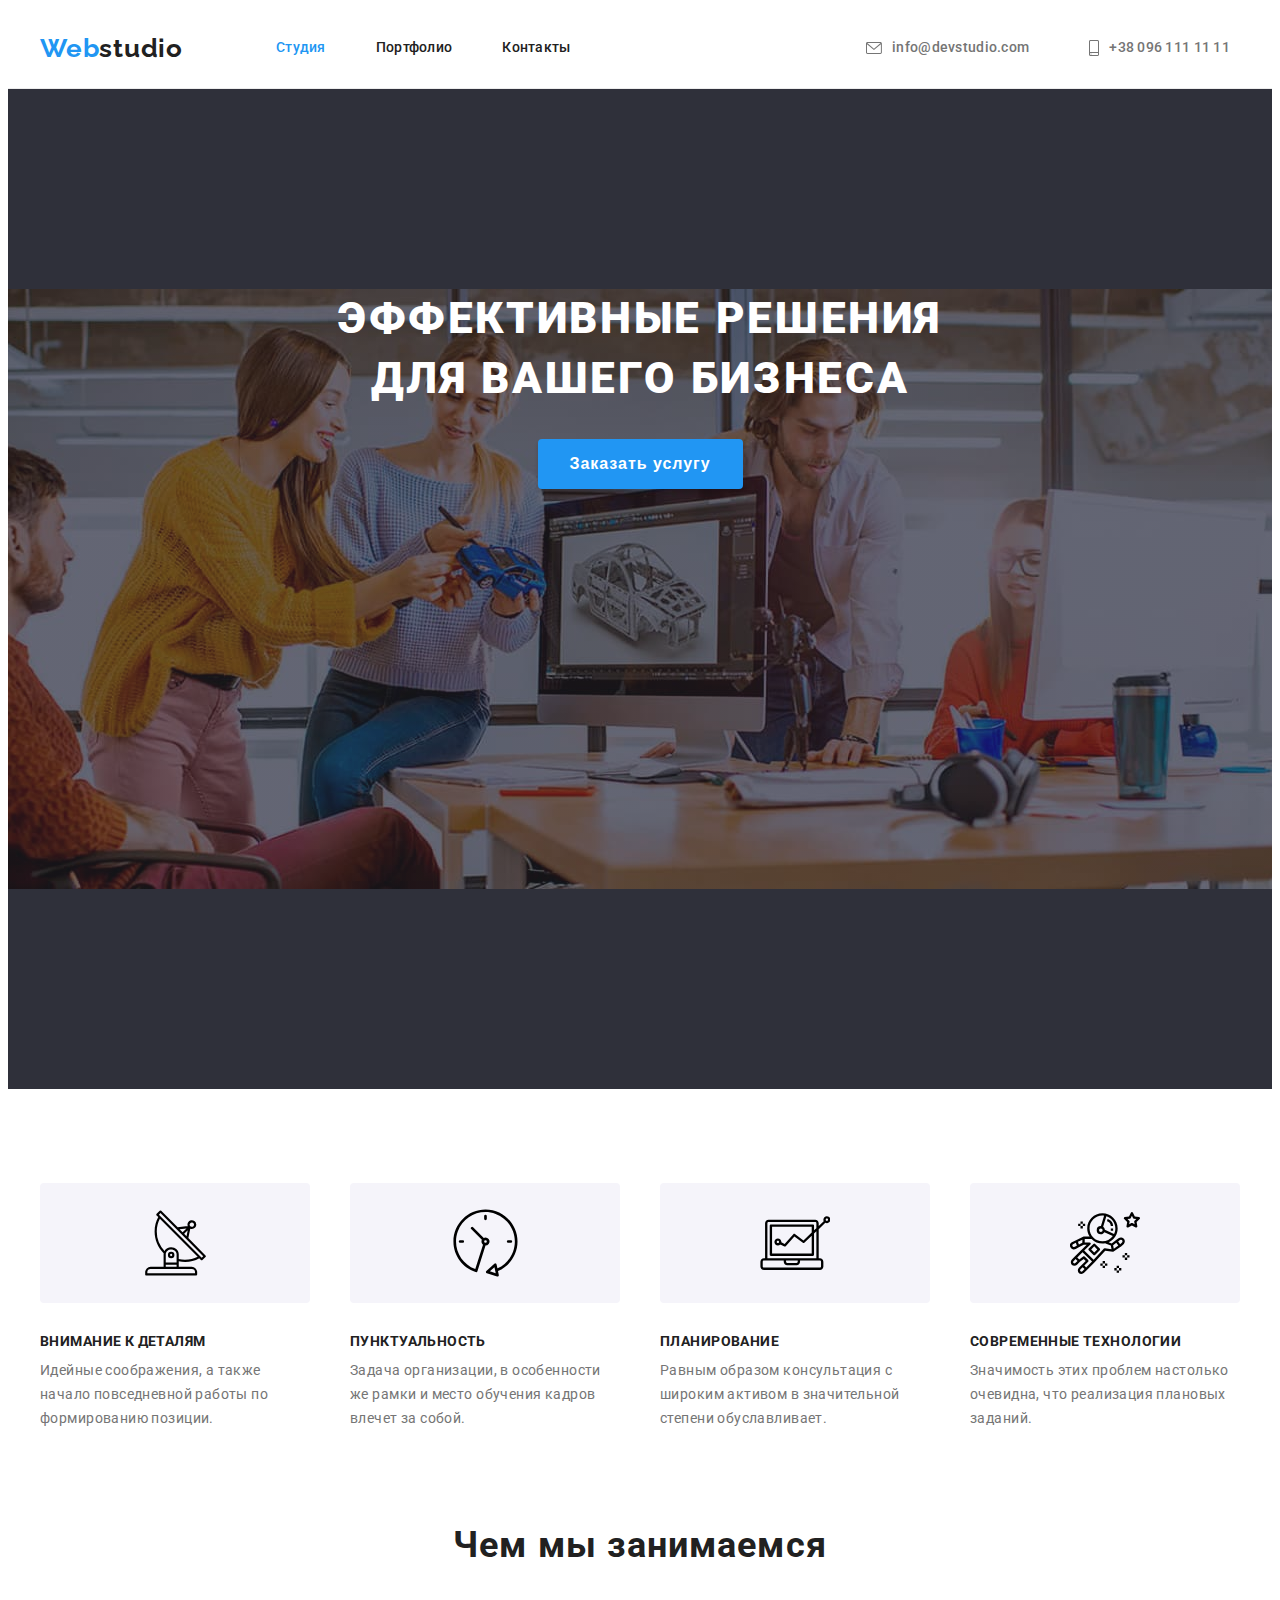
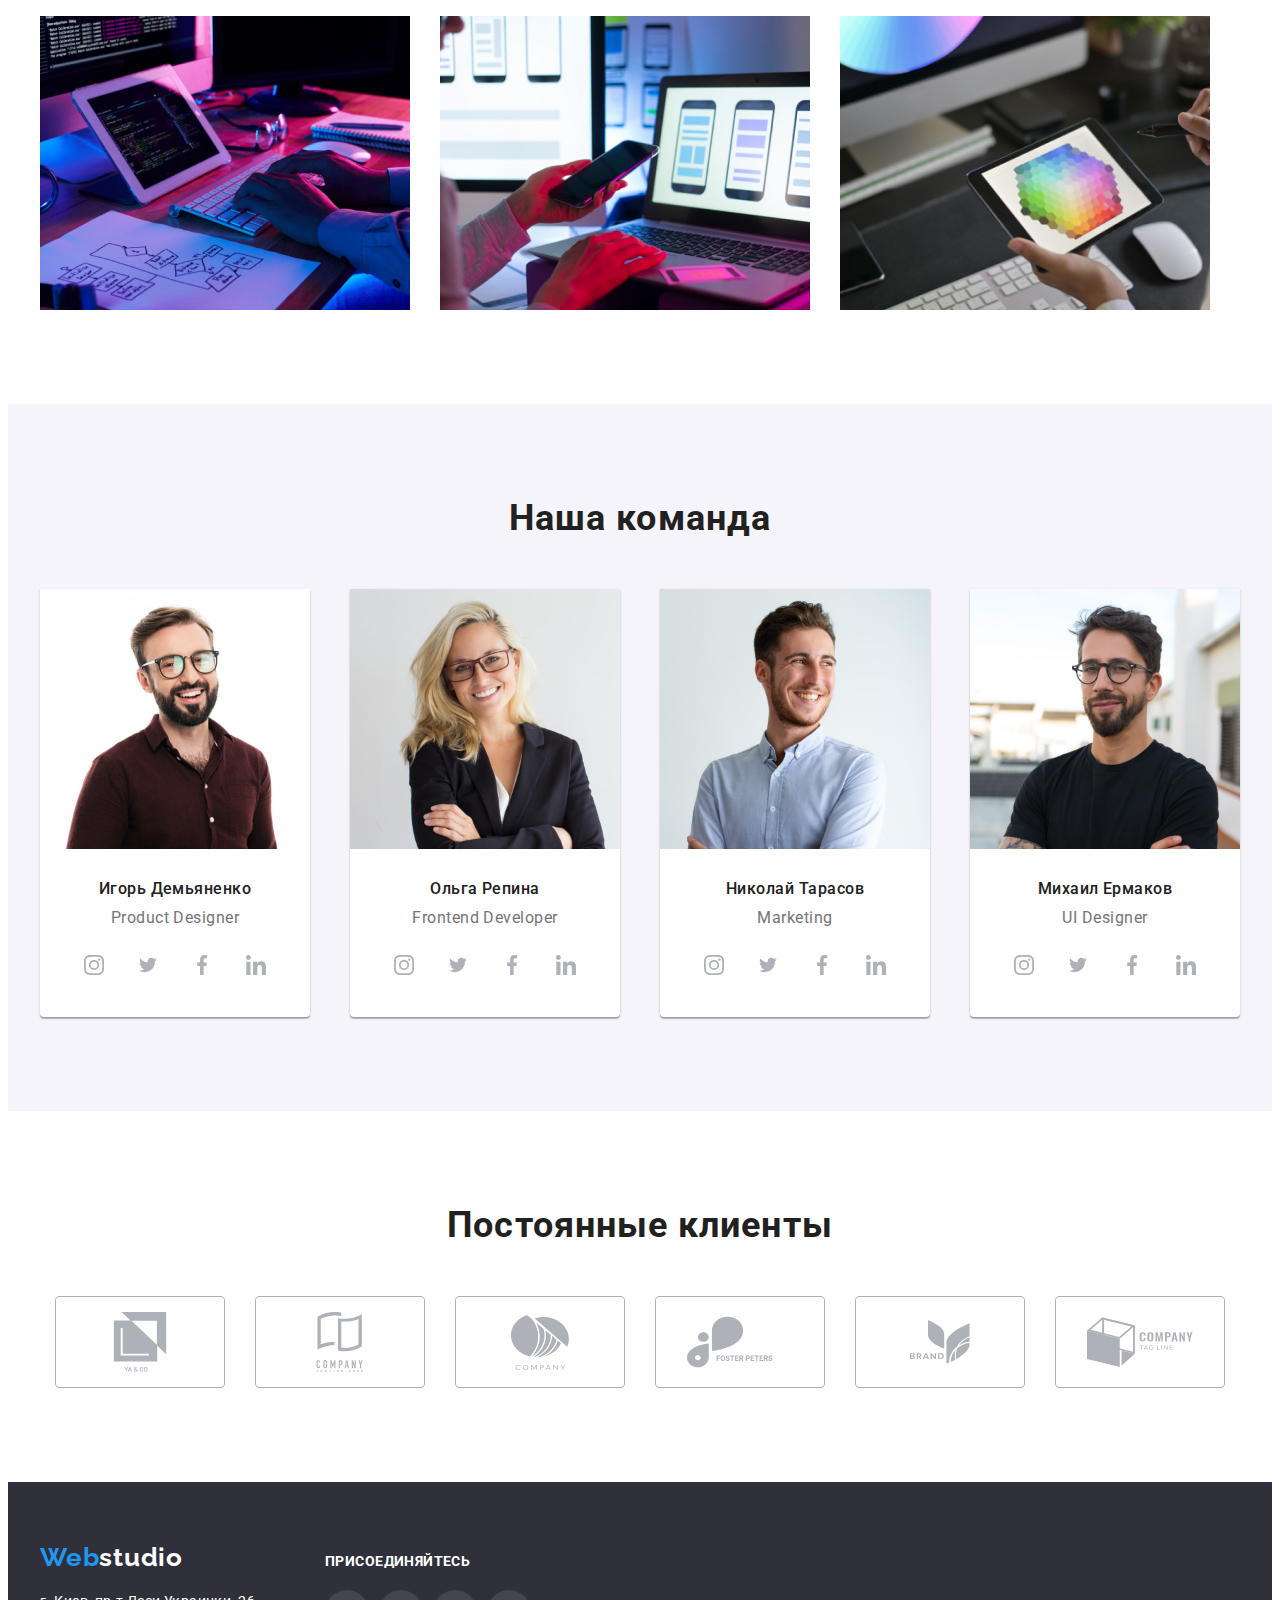
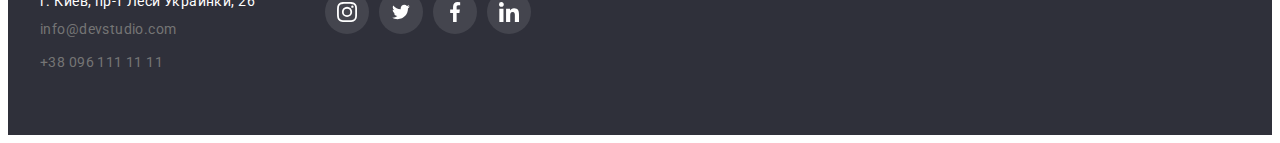
<file: index.html>
<!DOCTYPE html>
<html lang="ru">
<head>
    <meta charset="UTF-8">
    <meta http-equiv="X-UA-Compatible" content="IE=edge">
    <meta name="viewport" content="width=device-width, initial-scale=1.0">
    <title>Studio</title>
    <link rel="stylesheet" href="https://cdnjs.cloudflare.com/ajax/libs/modern-normalize/1.1.0/modern-normalize.min.css" integrity="sha512-wpPYUAdjBVSE4KJnH1VR1HeZfpl1ub8YT/NKx4PuQ5NmX2tKuGu6U/JRp5y+Y8XG2tV+wKQpNHVUX03MfMFn9Q==" crossorigin="anonymous" referrerpolicy="no-referrer" />
    <link rel="preconnect" href="https://fonts.googleapis.com">
    <link rel="preconnect" href="https://fonts.gstatic.com" crossorigin>
    <link href="https://fonts.googleapis.com/css2?family=Raleway:wght@700&family=Roboto:wght@400;500;700;900&display=swap"
        rel="stylesheet">
    <link rel="stylesheet" href="./css/styles.css">
</head>
<body class="body">
    <header class="header">
        <div class="container">
            <nav class="navigation">
                <a href="#Webstudio" class="web"><span style="color: #2196F3;">Web</span>studio</a>
                <ul class="link-nav">
                    <li class="item-link"><a href="./index.html" class="link" style="color: #2196F3">Студия</a></li>
                    <li class="item-link"><a href="./portfolio.html" class="link">Портфолио</a></li>
                    <li class="item-link"><a href="#"  class="link">Контакты</a></li>
                </ul>
                <ul class="link-address-nav">
                    <li class="item-link">

                        <a href="mailto:info@devstudio.com" class="link-mail">
                            <svg class="envelope-icon" width="16" height="12"><use href="./images/icon.svg#icon-envelope"></use></svg>
                            info@devstudio.com</a>
                    </li>
                    <li class="item-link">
                        <a href="tel:+380961111111" class="link-tel"><svg class="icon-smartphone" width="10" height="16">
                            <use href="./images/icon.svg#icon-smartphone"></use></svg>
                            +38 096 111 11 11</a>
                    </li>
                </ul>
            </nav>  
        </div>
    </header>
    <main>
        <section id="Webstudio" class="section-hero hero-img">
            <div class="container">
                    <h1 class="title">Эффективные решения для вашего бизнеса</h1>
                    <button type="button" name="order-service" class="button-order-service">Заказать услугу</button>
            </div>
        </section>
        <section class="features">
            <div class="container">
                <ul class="skills">
                    <li class="skills-item">
                        <div class="skills-icon">
                            <svg width="65" height="70">
                                <use href="./images/icon.svg#icon-antenna"></use>
                            </svg>
                        </div>
                        <h3 class="article-skills">Внимание к деталям</h3>
                        <p class="skills-text">Идейные соображения, а также начало повседневной работы по формированию позиции.</p>
                    </li>
                    <li class="skills-item">
                        <div class="skills-icon">
                            <svg width="67" height="70">
                                <use href="./images/icon.svg#icon-clock"></use>
                            </svg>
                        </div>
                        <h3 class="article-skills">Пунктуальность</h3>
                        <p class="skills-text">Задача организации, в особенности же рамки и место обучения кадров влечет за собой.</p>
                    </li>
                    <li class="skills-item">
                        <div class="skills-icon">
                            <svg width="70" height="54">
                                <use href="./images/icon.svg#icon-diagram"></use>
                            </svg>
                        </div>
                        <h3 class="article-skills">Планирование</h3>
                        <p class="skills-text">Равным образом консультация с широким активом в значительной степени обуславливает.</p>
                    </li>
                    <li class="skills-item">
                        <div class="skills-icon">
                            <svg width="70" height="70">
                                <use href="./images/icon.svg#icon-astronaut"></use>
                            </svg>
                        </div>
                        <h3 class="article-skills">Современные технологии</h3>
                        <p class="skills-text">Значимость этих проблем настолько очевидна, что реализация плановых заданий.</p>
                    </li>
                </ul>
            </div>
        </section>
        <section class="work">
            <div class="container">
                <h2 class="article-work">Чем мы занимаемся</h2>
                <ul class="work-img">
                    <li class="article-img"><img src="./images/img.jpg" alt="Html" width="370"></li>
                    <li class="article-img"><img src="./images/img2.jpg" alt="Css" width="370"></li>
                    <li class="article-img"><img src="./images/img3.jpg" alt="Java" width="370"></li>
                </ul>
            </div>
        </section>
        <section class="team">
            <div class="container">
                <h2 class="article-team">Наша команда</h2>
                <ul class="team-img">
                    <li class="title-img"><img src="./images/igor.jpg" alt="igor" width="270">
                        <h3 class="article-name">Игорь Демьяненко</h3>
                        <p class="article-paragraph">Product Designer</p>
                        <ul class="socials-list">
                            <li class="social-item">
                                <a class="social-link" href="#" aria-label="instagram">
                                    <svg width="20" height="20">
                                        <use href="./images/icon.svg#icon-instagram"></use>
                                    </svg>
                                </a>
                            </li>
                            <li class="social-item">
                                <a class="social-link" href="#" aria-label="twitter">
                                    <svg width="20" height="16">
                                        <use href="./images/icon.svg#icon-twitter"></use>
                                    </svg>
                                </a>
                            </li>
                            <li class="social-item">
                                <a class="social-link" href="#" aria-label="facebook">
                                    <svg width="20" height="20">
                                        <use href="./images/icon.svg#icon-facebook"></use>
                                    </svg>
                                </a>
                            </li>
                            <li class="social-item">
                                <a class="social-link" href="#" aria-label="linkedin">
                                    <svg width="20" height="20">
                                        <use href="./images/icon.svg#icon-linkedin"></use>
                                    </svg>
                                </a>
                            </li>
                        </ul>
                    <li class="title-img"><img src="./images/olja.jpg" alt="olja" width="270">
                        <h3 class="article-name">Ольга Репина</h3>
                        <p class="article-paragraph">Frontend Developer</p>
                        <ul class="socials-list">
                            <li class="social-item">
                                <a class="social-link" href="#" aria-label="instagram">
                                    <svg class="social-icon" width="20" height="20">
                                        <use href="./images/icon.svg#icon-instagram"></use>
                                    </svg>
                                </a>
                            </li>
                            <li class="social-item">
                                <a class="social-link" href="#" aria-label="twitter">
                                    <svg class="social-icon" width="20" height="16">
                                        <use href="./images/icon.svg#icon-twitter"></use>
                                    </svg>
                                </a>
                            </li>
                            <li class="social-item">
                                <a class="social-link" href="#" aria-label="facebook">
                                    <svg class="social-icon" width="20" height="20">
                                        <use href="./images/icon.svg#icon-facebook"></use>
                                    </svg>
                                </a>
                            </li>
                            <li class="social-item">
                                <a class="social-link" href="#" aria-label="linkedin">
                                    <svg class="social-icon" width="20" height="20">
                                        <use href="./images/icon.svg#icon-linkedin"></use>
                                    </svg>
                                </a>
                            </li>
                        </ul>
                    </li>
                    <li class="title-img"><img src="./images/nike.jpg" alt="nike" width="270">
                        <h3 class="article-name">Николай Тарасов</h3>
                        <p class="article-paragraph">Marketing</p>
                        <ul class="socials-list">
                            <li class="social-item">
                                <a class="social-link" href="#" aria-label="instagram">
                                    <svg class="social-icon" width="20" height="20">
                                        <use href="./images/icon.svg#icon-instagram"></use>
                                    </svg>
                                </a>
                            </li>
                            <li class="social-item">
                                <a class="social-link" href="#" aria-label="twitter">
                                    <svg class="social-icon" width="20" height="16">
                                        <use href="./images/icon.svg#icon-twitter"></use>
                                    </svg>
                                </a>
                            </li>
                            <li class="social-item">
                                <a class="social-link" href="#" aria-label="facebook">
                                    <svg class="social-icon" width="20" height="20">
                                        <use href="./images/icon.svg#icon-facebook"></use>
                                    </svg>
                                </a>
                            </li>
                            <li class="social-item">
                                <a class="social-link" href="#" aria-label="linkedin">
                                    <svg class="social-icon" width="20" height="20">
                                        <use href="./images/icon.svg#icon-linkedin"></use>
                                    </svg>
                                </a>
                            </li>
                        </ul>
                    </li>
                    <li class="title-img"><img src="./images/mike.jpg" alt="mike" width="270">
                        <h3 class="article-name">Михаил Ермаков</h3>
                        <p class="article-paragraph">UI Designer</p>
                        <ul class="socials-list">
                            <li class="social-item">
                                <a class="social-link" href="#" aria-label="instagram">
                                    <svg class="social-icon" width="20" height="20">
                                        <use href="./images/icon.svg#icon-instagram"></use>
                                    </svg>
                                </a>
                            </li>
                            <li class="social-item">
                                <a class="social-link" href="#" aria-label="twitter">
                                    <svg class="social-icon" width="20" height="16">
                                        <use href="./images/icon.svg#icon-twitter"></use>
                                    </svg>
                                </a>
                            </li>
                            <li class="social-item">
                                <a class="social-link" href="#" aria-label="facebook">
                                    <svg class="social-icon" width="20" height="20">
                                        <use href="./images/icon.svg#icon-facebook"></use>
                                    </svg>
                                </a>
                            </li>
                            <li class="social-item">
                                <a class="social-link" href="#" aria-label="linkedin">
                                    <svg class="social-icon" width="20" height="20">
                                        <use href="./images/icon.svg#icon-linkedin"></use>
                                    </svg>
                                </a>
                            </li>
                        </ul>
                    </li>
                </ul>
            </div>
        </section>
        <section class="customers">
            <div class="container">
                <h2 class="article-customers">Постоянные клиенты</h2>
                <ul class="article-company">
                    <li class="company-box">
                        <a class="icon-union" href="#">
                            <svg width="106" height="60">
                                <use href="./images/icon.svg#icon-union-a"></use>
                            </svg>
                        </a>
                    </li>
                    <li class="company-box">
                        <a class="icon-union" href="#">
                            <svg width="106" height="60">
                                <use href="./images/icon.svg#icon-union-b"></use>
                            </svg>
                        </a>
                    </li>
                    <li class="company-box">
                        <a class="icon-union" href="#">
                            <svg width="106" height="60">
                                <use href="./images/icon.svg#icon-union-c"></use>
                            </svg>
                        </a>
                    </li>
                    <li class="company-box">
                        <a class="icon-union" href="#">
                            <svg width="106" height="60">
                                <use href="./images/icon.svg#icon-union-d"></use>
                            </svg>
                        </a>
                    </li>
                    <li class="company-box">
                        <a class="icon-union" href="#">
                            <svg width="106" height="60">
                                <use href="./images/icon.svg#icon-union-e"></use>
                            </svg>
                        </a>
                    </li>
                    <li class="company-box">
                        <a class="icon-union" href="#">
                            <svg width="106" height="60">
                                <use href="./images/icon.svg#icon-union-f"></use>
                            </svg>
                        </a>
                    </li>
                </ul>
            </div>
        </section>
    </main>
    <footer class="footer">
        <div class="container box-footer">
            <div class="box-address">
                <a href="/index.html" class="web-footer"><span style="color: #2196F3;">Web</span>studio</a>
                <address>
                    <ul>
                        <li class="footer-item"><p class="footer-address">г. Киев, пр-т Леси Украинки, 26</p></li>
                        <li class="footer-item"><a class="footer-link-mail" href="mailto:info@devstudio.com">info@devstudio.com</a></li>
                        <li class="footer-item"><a class="footer-link-tel" href="tel:+380961111111">+38 096 111 11 11</a></li>
                    </ul>
                </address>
            </div>
            <div class="socials-box-footer">
                <p class="socials-name-footer">Присоединяйтесь</p>
                <ul class="socials-list-footer">
                    <li class="social-item">
                        <a class="social-link-footer" href="#" aria-label="instagram">
                            <svg class="social-icon-footer" width="20" height="20">
                                <use href="./images/icon.svg#icon-instagram"></use>
                            </svg>
                        </a>
                    </li>
                    <li class="social-item">
                        <a class="social-link-footer" href="#" aria-label="twitter">
                            <svg class="social-icon-footer" width="20" height="16">
                                <use href="./images/icon.svg#icon-twitter"></use>
                            </svg>
                        </a>
                    </li>
                    <li class="social-item">
                        <a class="social-link-footer" href="#" aria-label="facebook">
                            <svg class="social-icon-footer" width="20" height="20">
                                <use href="./images/icon.svg#icon-facebook"></use>
                            </svg>
                        </a>
                    </li>
                    <li class="social-item">
                        <a class="social-link-footer" href="#" aria-label="linkedin">
                            <svg class="social-icon-footer" width="20" height="20">
                                <use href="./images/icon.svg#icon-linkedin"></use>
                            </svg>
                        </a>
                    </li>
                </ul>
            </div>
        </div>
    </footer> 
</body>
</html>
</file>
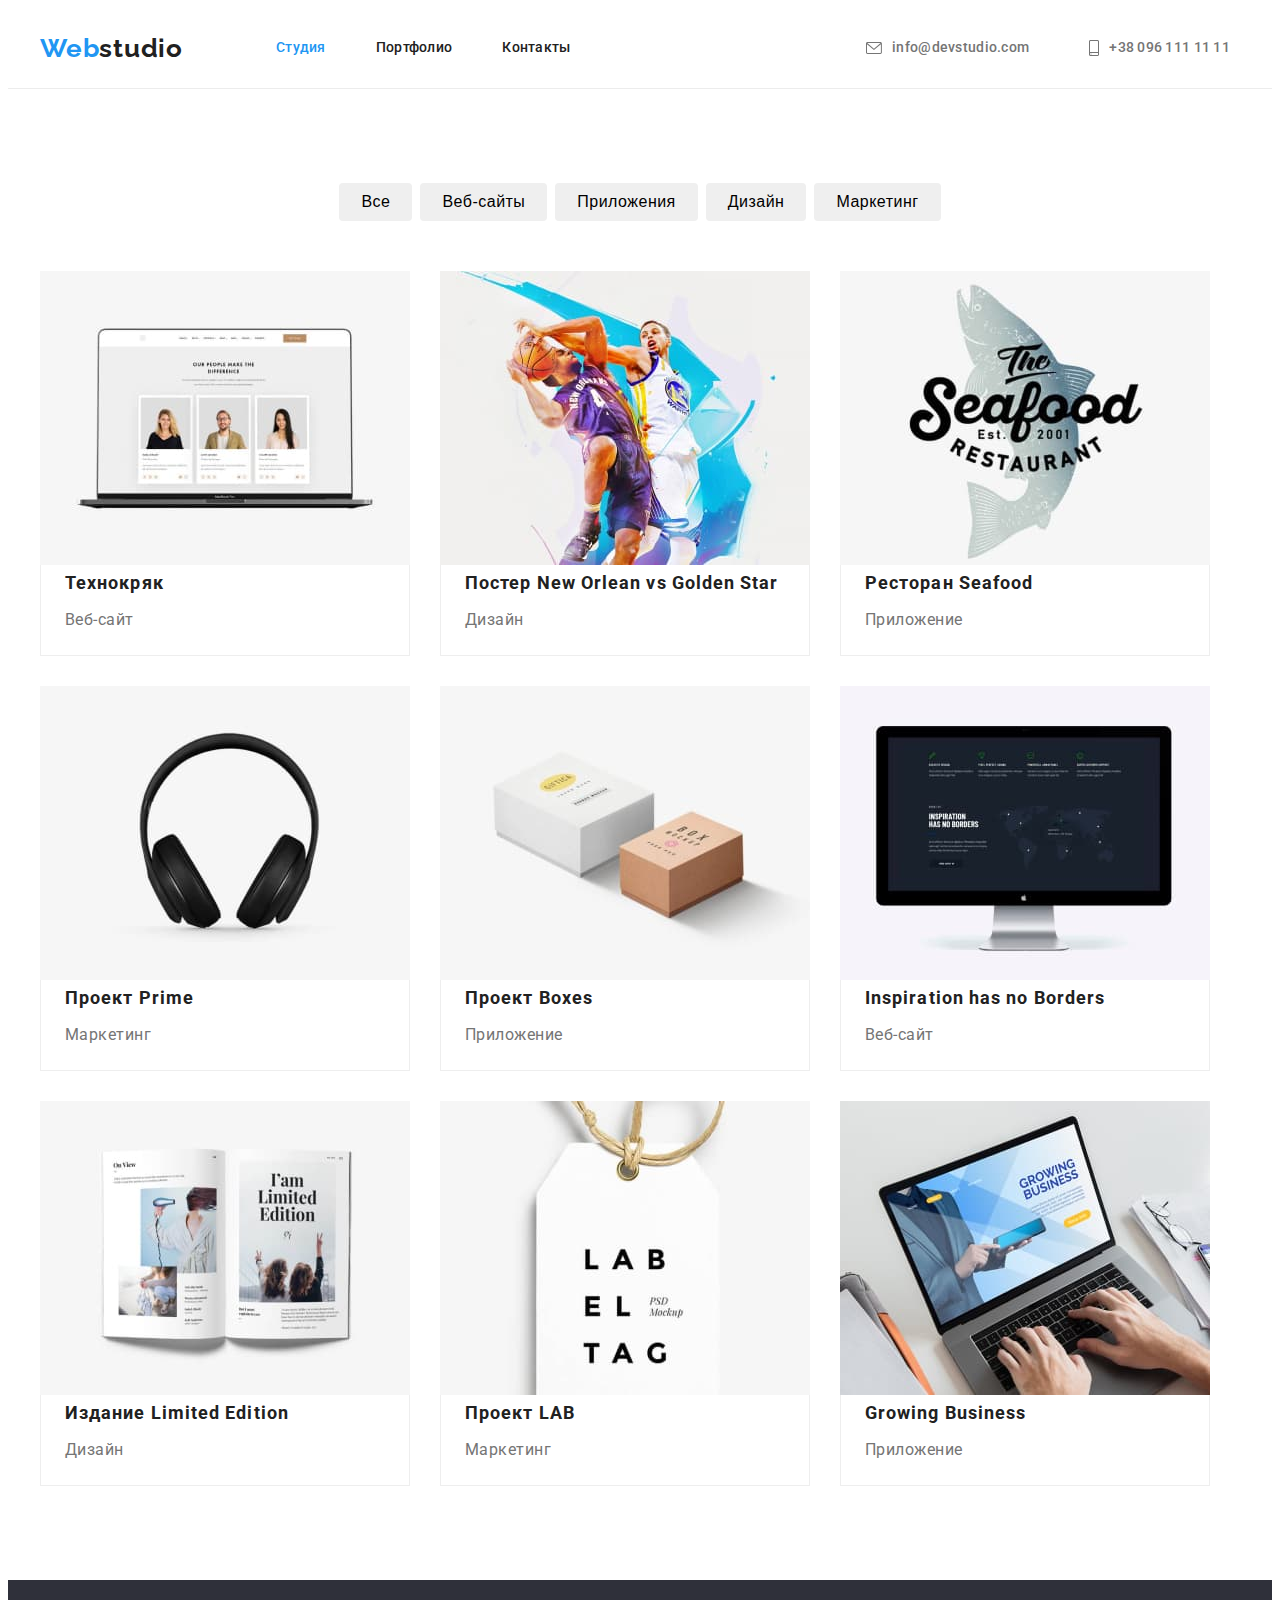
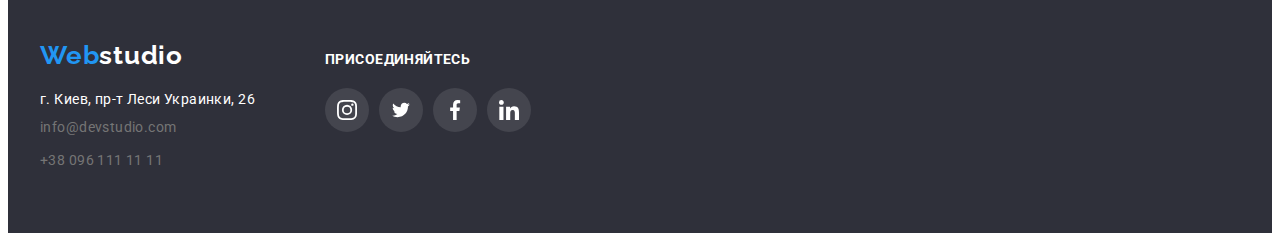
<file: portfolio.html>
<!DOCTYPE html>
<html lang="ru">
<head>
    <meta charset="UTF-8">
    <meta http-equiv="X-UA-Compatible" content="IE=edge">
    <meta name="viewport" content="width=device-width, initial-scale=1.0">
    <title>Document</title>
    <link rel="stylesheet" href="https://cdnjs.cloudflare.com/ajax/libs/modern-normalize/1.1.0/modern-normalize.min.css" integrity="sha512-wpPYUAdjBVSE4KJnH1VR1HeZfpl1ub8YT/NKx4PuQ5NmX2tKuGu6U/JRp5y+Y8XG2tV+wKQpNHVUX03MfMFn9Q==" crossorigin="anonymous" referrerpolicy="no-referrer" />
    <link rel="preconnect" href="https://fonts.googleapis.com">
    <link rel="preconnect" href="https://fonts.gstatic.com" crossorigin>
    <link href="https://fonts.googleapis.com/css2?family=Raleway:wght@700&family=Roboto:wght@400;500;700;900&display=swap"
        rel="stylesheet">
    <link rel="stylesheet" href="./css/styles.css">
</head>
<body class="body">
    <header class="header">
        <div class="container">
            <nav class="navigation">
                <a href="#Webstudio" class="web"><span style="color: #2196F3;">Web</span>studio</a>
                <ul class="link-nav">
                    <li class="item-link"><a href="./index.html" class="link" style="color: #2196F3">Студия</a></li>
                    <li class="item-link"><a href="./portfolio.html" class="link">Портфолио</a></li>
                    <li class="item-link"><a href="#"  class="link">Контакты</a></li>
                </ul>
                <ul class="link-address-nav">
                    <li class="item-link">

                        <a href="mailto:info@devstudio.com" class="link-mail">
                            <svg class="envelope-icon" width="16" height="12"><use href="./images/icon.svg#icon-envelope"></use></svg>
                            info@devstudio.com</a>
                    </li>
                    <li class="item-link">
                        <a href="tel:+380961111111" class="link-tel"><svg class="icon-smartphone" width="10" height="16">
                            <use href="./images/icon.svg#icon-smartphone"></use></svg>
                            +38 096 111 11 11</a>
                    </li>
                </ul>
            </nav>  
        </div>
    </header>
    <main>
        <section class="project">
            <div class="container">
                <ul class="app-button">
                    <li class="button"><button type="button" name="all" class="button-project">Все</button></li>
                    <li class="button"><button type="button" name="website" class="button-project">Веб-сайты</button></li>
                    <li class="button"><button type="button" name="app" class="button-project">Приложения</button></li>
                    <li class="button"><button type="button" name="design" class="button-project">Дизайн</button></li>
                    <li class="button"><button type="button" name="marketing" class="button-project">Маркетинг</button></li>
                </ul>
                <ul class="app-item">
                    <li class="article-app">
                        <a href="#" class="app-hover">
                            <img src="./images/notebook.jpg" alt="notebook" width="370">
                            <div class="app-box">
                                <h2 class="article-post">Технокряк</h2>
                                <p class="article-decoding">Веб-сайт</p>
                            </div>   
                        </a>
                    </li>
                    <li class="article-app">
                        <a href="#" class="app-hover">
                            <img src="./images/basketball.jpg" alt="basketball" width="370">
                            <div class="app-box">
                                <h2 class="article-post">Постер New Orlean vs Golden Star</h2>
                                <p class="article-decoding">Дизайн</p>
                            </div>
                        </a>
                    </li>
                    <li class="article-app">
                        <a href="#" class="app-hover">
                            <img src="./images/restaurant.jpg" alt="restaurant" width="370">
                            <div class="app-box">
                                <h2 class="article-post">Ресторан Seafood</h2>
                                <p class="article-decoding">Приложение</p>
                            </div>
                        </a>
                    </li>
                    <li class="article-app">
                        <a href="#" class="app-hover">
                            <img src="./images/headphones.jpg" alt="headphones" width="370">
                            <div class="app-box">
                                <h2 class="article-post">Проект Prime</h2>
                                <p class="article-decoding">Маркетинг</p>
                            </div>
                        </a>
                    </li>
                    <li class="article-app">
                        <a href="#" class="app-hover">
                            <img src="./images/boxes.jpg" alt="boxes" width="370">
                            <div class="app-box">
                                <h2 class="article-post">Проект Boxes</h2>
                                <p class="article-decoding">Приложение</p>
                            </div>
                        </a>
                    </li>
                    <li class="article-app">
                        <a href="#" class="app-hover">
                            <img src="./images/monitor.jpg" alt="monitor" width="370">
                            <div class="app-box">
                                <h2 class="article-post">Inspiration has no Borders</h2>
                                <p class="article-decoding">Веб-сайт</p>
                            </div>
                        </a>
                    </li>
                    <li class="article-app">
                        <a href="#" class="app-hover">
                            <img src="./images/journal.jpg" alt="journal" width="370">
                            <div class="app-box">
                                <h2 class="article-post">Издание Limited Edition</h2>
                                <p class="article-decoding">Дизайн</p>
                            </div>
                        </a>
                    </li>
                    <li class="article-app">
                        <a href="#" class="app-hover">
                            <img src="./images/label.jpg" alt="label" width="370">
                            <div class="app-box">
                                <h2 class="article-post">Проект LAB</h2>
                                <p class="article-decoding">Маркетинг</p>
                            </div>
                        </a>
                    </li>
                    <li class="article-app">
                        <a href="#" class="app-hover">
                            <img src="./images/growing.jpg" alt="growing" width="370">
                            <div class="app-box">
                                <h2 class="article-post">Growing Business</h2>
                                <p class="article-decoding">Приложение</p>
                            </div>
                        </a>
                    </li>
                </ul>
            </div>
        </section>
    </main>
    <footer class="footer">
        <div class="container box-footer">
            <div class="box-address">
                <a href="/index.html" class="web-footer"><span style="color: #2196F3;">Web</span>studio</a>
                <address>
                    <ul>
                        <li class="footer-item"><p class="footer-address">г. Киев, пр-т Леси Украинки, 26</p></li>
                        <li class="footer-item"><a class="footer-link-mail" href="mailto:info@devstudio.com">info@devstudio.com</a></li>
                        <li class="footer-item"><a class="footer-link-tel" href="tel:+380961111111">+38 096 111 11 11</a></li>
                    </ul>
                </address>
            </div>
            <div class="socials-box-footer">
                <p class="socials-name-footer">Присоединяйтесь</p>
                <ul class="socials-list-footer">
                    <li class="social-item">
                        <a class="social-link-footer" href="#" aria-label="instagram">
                            <svg class="social-icon-footer" width="20" height="20">
                                <use href="./images/icon.svg#icon-instagram"></use>
                            </svg>
                        </a>
                    </li>
                    <li class="social-item">
                        <a class="social-link-footer" href="#" aria-label="twitter">
                            <svg class="social-icon-footer" width="20" height="16">
                                <use href="./images/icon.svg#icon-twitter"></use>
                            </svg>
                        </a>
                    </li>
                    <li class="social-item">
                        <a class="social-link-footer" href="#" aria-label="facebook">
                            <svg class="social-icon-footer" width="20" height="20">
                                <use href="./images/icon.svg#icon-facebook"></use>
                            </svg>
                        </a>
                    </li>
                    <li class="social-item">
                        <a class="social-link-footer" href="#" aria-label="linkedin">
                            <svg class="social-icon-footer" width="20" height="20">
                                <use href="./images/icon.svg#icon-linkedin"></use>
                            </svg>
                        </a>
                    </li>
                </ul>
            </div>
        </div>
    </footer> 
</body>
</html>
</file>
<file: css/styles.css>
:root {
    --background-color-accent: #2F303A;
    --background-color-grey: #e5e5e5;
    --background-color-white: #ffffff;
    --background-color-light-greу: #F5F4FA;
    --background-color-blue: #2196F3;
    --background-color-social: #afb1b8;

    --color-accent: #212121;
    --color-accent-two: #ffffff;
    --color-accent-three: #757575;
    --color-accent-four: #2196F3;
    --color-accent-five: #afb1b8;

}

body {
    font-family:'Roboto', sans-serif;
    font-size: 14px; letter-spacing: 0.03em;
    color: var(--color-accent);
}

a, p, h1, h2, h3, ul, li {
    text-decoration: none;
    list-style-type: none;
    font-style: normal;
    padding: 0;
    margin: 0;
}

img {
    display: block;
    max-width: 100%;
    height: auto;
}

.container {
    width: 1200px;
    padding-left: 15px;
    padding-right: 15px;
    margin-left: auto;
    margin-right: auto;
}

.header {
    background-color: var(--background-color-white);
    border-bottom: 1px solid #ECECEC;
}

.title {
    color: var(--color-accent-two);
    font-weight: 900;
    font-size: 44px;
    line-height: 1.36;
    letter-spacing: 0.06em;
    text-transform: uppercase;

    width: 696px;
    margin-right: auto;
    margin-left: auto;
    margin-top: 0;
    margin-bottom: 30px;
}

.project {
    background-color: var(--background-color-white); 
    padding-top: 94px;
    padding-bottom: 94px;
}


.section-hero {
    background-color: var(--background-color-accent);
    color: var(--color-accent-two);
    text-align: center;
    padding-top: 200px;
    padding-bottom: 200px;
    
}

.hero-img {
    height: 600px;
    background-repeat: no-repeat;
    background-position: center;
    background-image:linear-gradient(rgb(47 48 58 / 40%), rgb(47 48 58 / 40%)),
        url(../images/hero-img.jpg);
    max-width: 1600px;
    margin: 0 auto;
}



.features {
    background-color: var(--background-color-white);
    padding-top: 94px;
    padding-bottom: 94px;
}

.work {
    background-color: var(--background-color-white);
    padding-top: 0;
    padding-bottom: 94px;
}

.skills {
    display: flex;
    justify-content: space-between;
}

.skills-item {
    width: 270px;
}

.skills-icon {
    display: flex;
    justify-content: center;
    align-items: center;

    margin-bottom: 30px;

    width: 270px;
    height: 120px;

    background-color: var(--background-color-light-greу);
    border-radius: 4px;
}

.article-skills {
    font-weight: 700;
    font-size: 14px;
    line-height: 1.17;
    letter-spacing: 0.03em;
    text-transform: uppercase;
    margin-bottom: 10px;
}

.skills-text {
    color: var(--color-accent-three);
    font-size: 14px;
    line-height: 1.71;
    letter-spacing: 0.03em;
}

.article-work, .article-team, .article-customers {
    font-weight: 700;
    font-size: 36px;
    line-height: 1.14;
    letter-spacing: 0.03em;
    margin-top: 0;
    margin-bottom: 50px;
    text-align: center;
}

.work-img {
    display: flex;
}

.article-img {
    margin-right: 30px;
}

.article-img:last-child {
    margin-right: 0;
}

.team-img {
    display: flex;
    justify-content: space-between;
}

.title-img {
    background-color: var(--background-color-white);
    box-shadow: 0px 1px 3px rgba(0, 0, 0, 0.12), 0px 1px 1px rgba(0, 0, 0, 0.14), 0px 2px 1px rgba(0, 0, 0, 0.2);
    border-radius: 0px 0px 4px 4px;
}

.customers {
    padding: 94px 0;
}



.article-company {
    display: flex;
    justify-content: center;
}

.company-box {
    margin-right: 30px;
    border-color: var(--background-color-white);
    box-sizing: border-box;
    border: 1px solid;
    border-radius: 4px;
    color: var(--color-accent-five);
    width: 170px;
    height: 92px;
}

.company-box:last-child {
    margin-right: 0;
}

.company-box:hover{

    color: var(--color-accent-four);
}

.icon-union {
    fill: var(--color-accent-five);
    width: 100%;
    height: 100%;
    display: flex;
    justify-content: center;
    align-items: center;
}

.icon-union:hover {
    fill: var(--color-accent-four);
}

.article-name {
    font-weight: 500;
    font-size: 16px;
    line-height: 1.19;
    letter-spacing: 0.03em;
    margin-top: 30px;
    margin-bottom: 0;
    text-align: center;
}

.article-paragraph {
    color: var(--color-accent-three);
    font-size: 16px;
    line-height: 1.19;
    letter-spacing: 0.03em;
    margin-top: 10px;
    margin-bottom: 16px;
    text-align: center;
}

.app-button {
    display: flex;
    justify-content: center;
    margin-bottom: 50px
}

.app-button .button:not(:last-child) {
    margin-right: 8px;
}

.app-item {
    display: flex;
    flex-wrap: wrap;
}

.article-app {
    background-color: var(--background-color-white);
    width: 370px;
    margin-right: 30px;
    margin-bottom: 30px;
}

.article-app:nth-child(3n) {
    margin-right: 0;
}

.article-app:nth-last-child(-n+3) {
    margin-bottom: 0;
}

.app-box {
    padding: 0 24px 20px;
    border-right: 1px solid #EEEEEE;
    border-left: 1px solid #EEEEEE;
    border-bottom: 1px solid #EEEEEE;
}

.app-hover:hover {
    box-shadow: 0px 1px 1px rgba(0, 0, 0, 0.12),
    0px 4px 4px rgba(0, 0, 0, 0.06),
    1px 4px 6px rgba(0, 0, 0, 0.16);
    display: block;
}

.article-post {
    font-weight: 700;
    font-size: 18px;
    line-height: 2;
    letter-spacing: 0.06em;
    margin-bottom: 4px;
    color: var(--color-accent);
}

.article-decoding {
    color: var(--color-accent-three);
    font-size: 16px;
    line-height: 1.88;
    letter-spacing: 0.03em;
}

.team {
    background-color: var(--background-color-light-greу);
    padding-top: 94px;
    padding-bottom: 94px;
}

.socials-list {
    display: flex;
    width: fit-content;
    margin-bottom: 30px;
    margin-left: 32px;
}

.social-link {
    fill: var(--background-color-social);
    width: 44px;
    height: 44px;
    display: flex;
    justify-content: center;
    align-items: center;
    border-radius: 50%;
    margin-right: 10px;
}

.social-link:hover {
    fill: var(--background-color-white);
    background-color: var(--background-color-blue);
}

.navigation {
    display: flex;
    align-items: center;
}

.link-nav {
    display: flex;
    margin-left: 93px;
}

.link-nav .item-link:not(:last-child) {
    margin-right: 50px;
}

.link-address-nav {
    display: flex;
    margin-left: auto;
    display: flex;
    margin-left: auto;
    align-items: center;
}

.link-address-nav .item-link+.item-link {
    margin-left: 50px;
}

.link {
    display: block;
    padding-top: 32px;
    padding-bottom: 32px;

    color: var(--color-accent);
    font-weight: 500;
    line-height: 1.14;
    letter-spacing: 0.02em;
}

.link-tel, .link-mail {
    font-weight: 500;
    color: var(--color-accent-three);
    fill: var(--color-accent-three);
    line-height: 1.14;
    letter-spacing: 0.02em;
    padding-top: 32px;
    padding-bottom: 32px;
    display: flex;
    align-items: center;
    margin-right: 10px;
}

.envelope-icon, .icon-smartphone {
    margin-right: 10px;
}

.web, .web-footer  {
    font-weight: 700;
    font-size: 26px;
    font-family: Raleway;
    line-height: 1.19;
    letter-spacing: 0.03em;
    color: var(--color-accent);
}
.web-footer {
    color: var(--color-accent-two);
}

.socials-box-footer {
    width: 206px;
    margin: 0;
    margin-left: 70px;
    padding: 0;
}

.box-footer {
    display: flex;
    align-items: baseline;
}

.socials-name-footer {
    color: var(--color-accent-two);
    margin-bottom: 20px;
    font-weight: 700;
    text-transform: uppercase;
    line-height: 1.14;
    margin-right: 0;
}

.socials-list-footer {
    display: flex;
}

.social-link-footer {
    fill: var(--color-accent-two);
    background: rgba(255, 255, 255, 0.1);
    width: 44px;
    height: 44px;
    display: flex;
    justify-content: center;
    align-items: center;
    border-radius: 50%;
    margin-right: 10px;
}

.social-link-footer:hover {
    color: var(--color-accent-four);
    background-color: var(--background-color-blue);
}

.footer-link-tel, .footer-link-mail {
    color: var(--color-accent-three);
    line-height: 1.71;
    letter-spacing: 0.03em;
}

.footer-address {
    color: var(--background-color-white);
    margin-top: 20px;
    margin-bottom: 0;
}

.footer-address:hover {
    color: var(--color-accent-four);
}

.footer-item {
    margin-bottom: 9px;
}

.footer-item:last-child {
    margin-bottom: 0;
}

.link-tel:hover {
    fill: var(--color-accent-four);
    color: var(--color-accent-four);
}

.link-mail:hover {
    fill: var(--color-accent-four);
    color: var(--color-accent-four);
}

.link:hover {
    color: var(--color-accent-four);
}

.footer {
    background-color: var(--background-color-accent);
    padding-top: 60px;
    padding-bottom: 60px;
}

.footer-link:hover {
    color: var(--color-accent-four);
}

.footer-link-mail:hover {
    color: var(--color-accent-four);
}

.footer-link-tel:hover {
    color: var(--color-accent-four);
}

.button-order-service {
    background-color: var(--background-color-blue);
    color: var(--color-accent-two);
    font-weight: 700;
    font-size: 16px;
    line-height: 1.88;
    letter-spacing: 0.06em;
    cursor:pointer;
    box-shadow: 0px 4px 4px rgba(0, 0, 0, 0.15);
    border: none;
    border-radius: 4px;

    padding: 10px 32px;
    min-width: 200px;
}
.button-project {
    font-weight: 500;
    font-size: 16px;
    line-height: 1.62;
    letter-spacing: 0.03em;
    cursor: pointer;
    
    display: block;
    min-width: 73px;

    border-radius: 4px;
    border: transparent;

    padding: 6px 22px;
}


.button-project:hover {
    box-shadow: 0px 3px 1px rgba(0, 0, 0, 0.1), 0px 1px 2px rgba(0, 0, 0, 0.08), 0px 2px 2px rgba(0, 0, 0, 0.12);
    background-color: var(--background-color-blue);
    color: var(--color-accent-two);
}

.button-project:focus {
    box-shadow: 0px 3px 1px rgba(0, 0, 0, 0.1), 0px 1px 2px rgba(0, 0, 0, 0.08), 0px 2px 2px rgba(0, 0, 0, 0.12);
}
    


.button:hover {
    background-color: var(--background-color-blue);
    color: var(--color-accent-two);
}

.button:focus {
    background-color: var(--background-color-blue);
    color: var(--color-accent-two);
}
</file>
